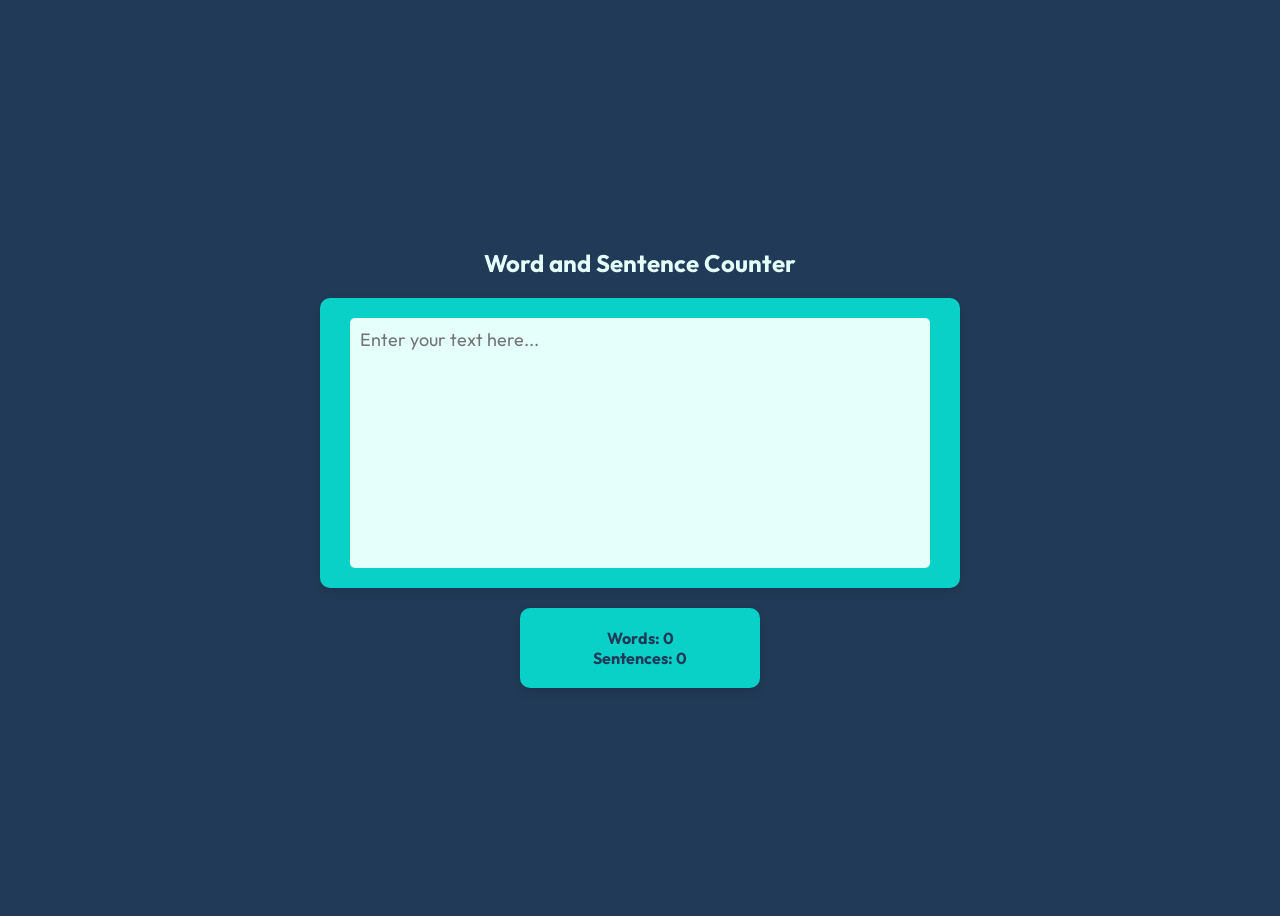
<file: Laboratory Activities/Laboratory Activity 3 - 18-November-2024/index.html>
<!DOCTYPE html>
<html lang="en">
<head>
    <meta charset="UTF-8">
    <meta name="viewport" content="width=device-width, initial-scale=1.0">
    <link rel="stylesheet" href="style.css">
    <title>Word and Sentence Counter</title>
</head>
<body>
    <h2>Word and Sentence Counter</h2>

    <div class="container1">
        <textarea id="textInput" placeholder="Enter your text here..."></textarea>
    </div>
    
    <div class="container2">
        <div id="wordcount">Words: 0</div>
        <div id="sentenceCount">Sentences: 0</div>
    </div>

    <script src="script.js"></script>
</body>
</html>
</file>
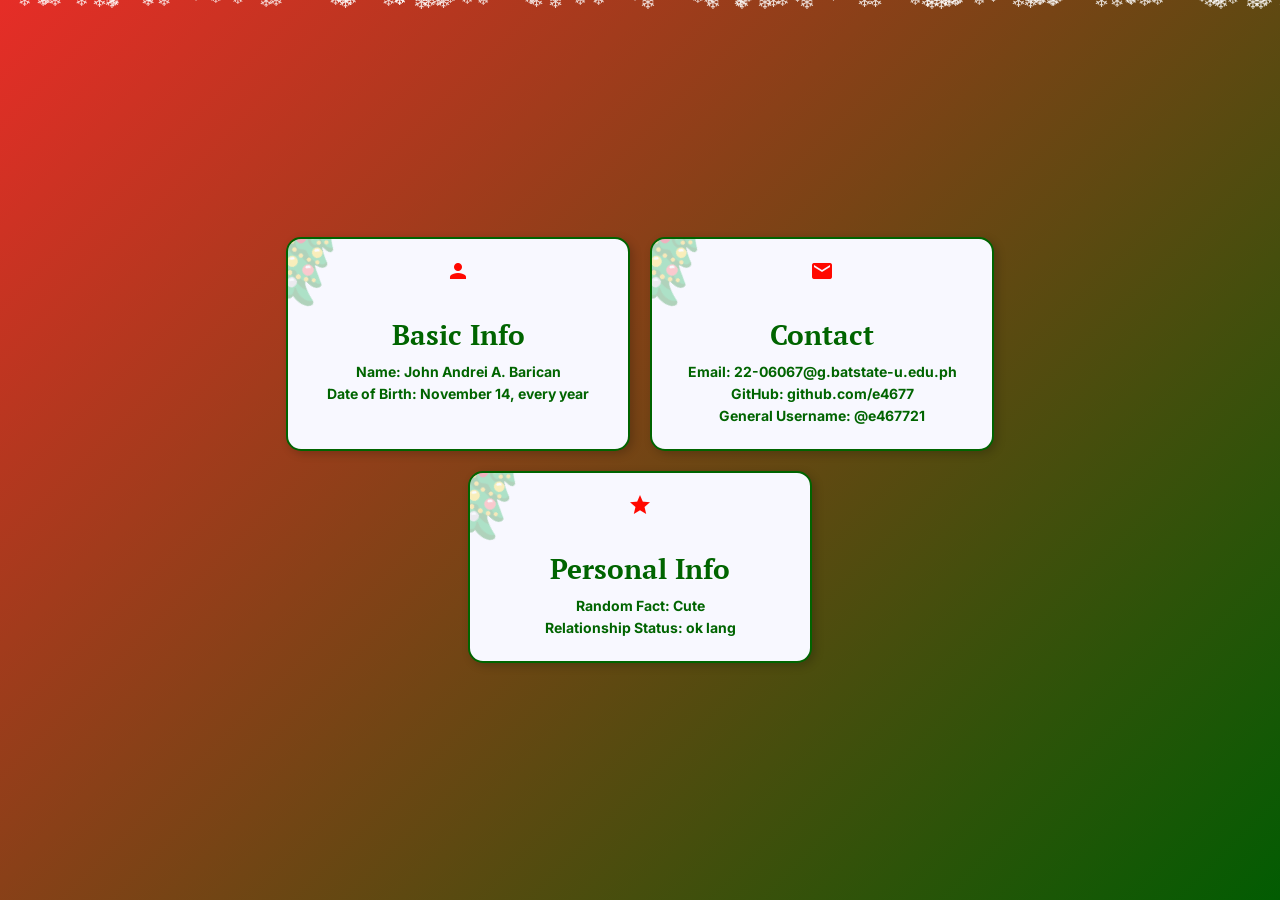
<file: Laboratory Activities/Laboratory Activity 4 - 28-November-2024/index.html>
<!DOCTYPE html>
<html>
<head>
    <link rel="stylesheet" href="styles.css">
    <link rel="stylesheet" href="https://fonts.googleapis.com/icon?family=Material+Icons">
    <link rel="stylesheet" href="https://fonts.googleapis.com/css2?family=Material+Symbols+Outlined:opsz,wght,FILL,GRAD@20..48,100..700,0..1,-50..200" />
    <title>About Me</title>
</head>
<body>
    <div class="flex-container">
        <div class="flex-child">
            <span class="material-icons">person</span>
            <h2>Basic Info</h2>
            <p>Name: John Andrei A. Barican</p>
            <p>Date of Birth: November 14, every year</p>
        </div>
        <div class="flex-child">
            <span class="material-icons">email</span>
            <h2>Contact</h2>
            <p>Email: 22-06067@g.batstate-u.edu.ph</p>
            <p>GitHub: github.com/e4677</p>
            <p>General Username: @e467721</p>
        </div>
        <div class="flex-child">
            <span class="material-icons">star</span>
            <h2>Personal Info</h2>
            <p>Random Fact: Cute</p>
            <p>Relationship Status: ok lang</p>
        </div>
    </div>
    <script src="script.js" defer></script>
</body>
</html>
</file>
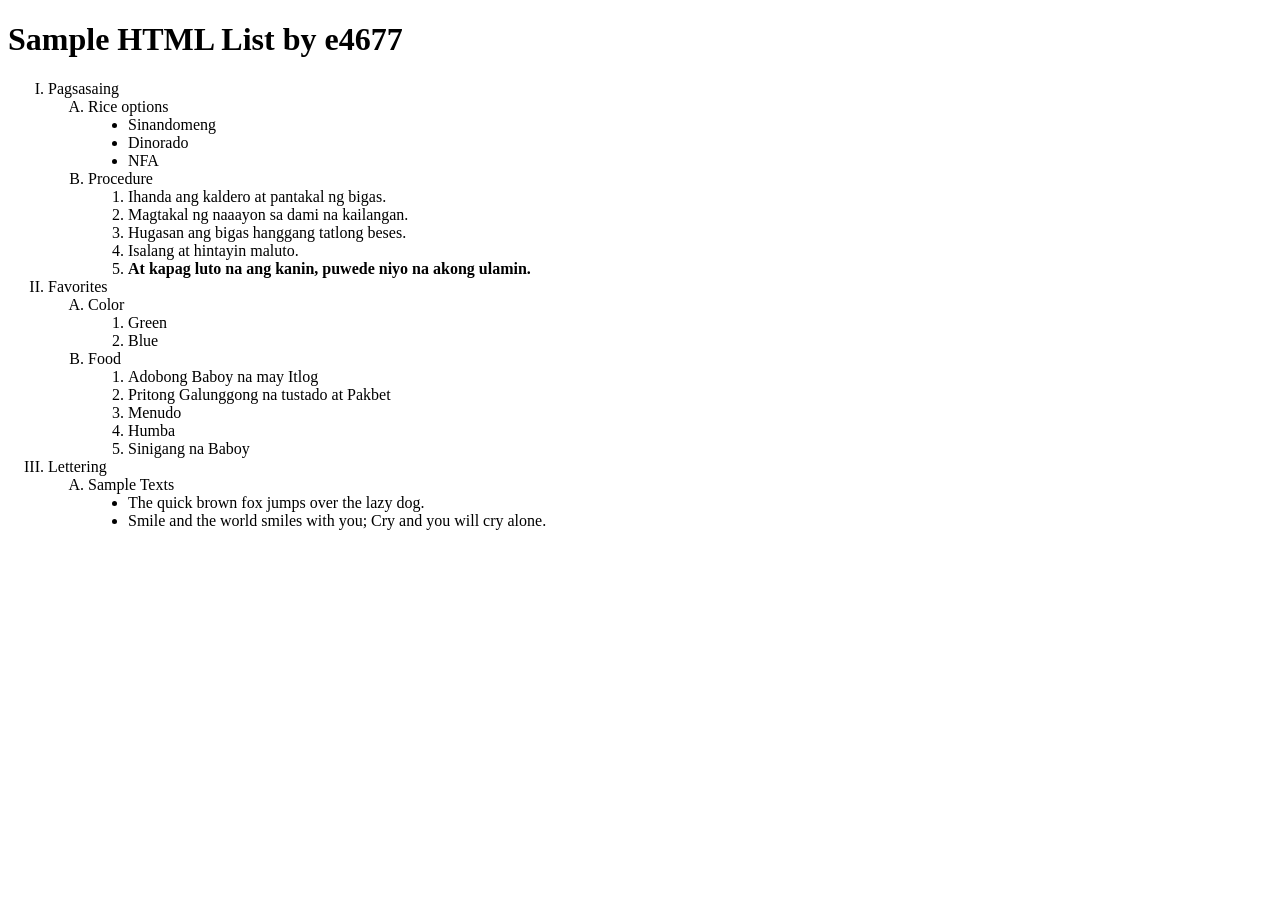
<file: Exercise Sets/Exercise Set 1/htmllist.html>
<!DOCTYPE html>
<html lang="en">
<head>
    <meta charset="UTF-8">
    <meta name="viewport" content="width=device-width, initial-scale=1.0">
    <title>HTML List</title>
</head>
<body>
    <h1>Sample HTML List by e4677</h1>
    <ol type="I">
        <li>Pagsasaing</li>
        <ol type = "A">
            <li>Rice options</li>
            <ul type = "disc">
                <li>Sinandomeng</li>
                <li>Dinorado</li>
                <li>NFA</li>
            </ul>
            <li>Procedure</li>
            <ol type = "1">
                <li>Ihanda ang kaldero at pantakal ng bigas.</li>
                <li>Magtakal ng naaayon sa dami na kailangan.</li>
                <li>Hugasan ang bigas hanggang tatlong beses.</li>
                <li>Isalang at hintayin maluto.</li>
                <li><b>At kapag luto na ang kanin, puwede niyo na akong ulamin.</b></li>
            </ol>
            
        </ol>

        <li>Favorites</li>
        <ol type = "A">
            <li>Color</li>
            <ol type = "1">
                <li>Green</li>
                <li>Blue</li>
            </ol>
            <li>Food</li>
            <ol type = "1">
                <li>Adobong Baboy na may Itlog</li>
                <li>Pritong Galunggong na tustado at Pakbet</li>
                <lI>Menudo</lI>
                <li>Humba</li>
                <li>Sinigang na Baboy</li>
            </ol>
        </ol>

        <li>Lettering</li>
        <ol type = "A">
            <li>Sample Texts</li>
            <ul type = "disc">
                <li>The quick brown fox jumps over the lazy dog.</li>
                <li>Smile and the world smiles with you; Cry and you will cry alone.</li>
            </ul>
        </ol>

    </ol>

</body>
</html>
</file>
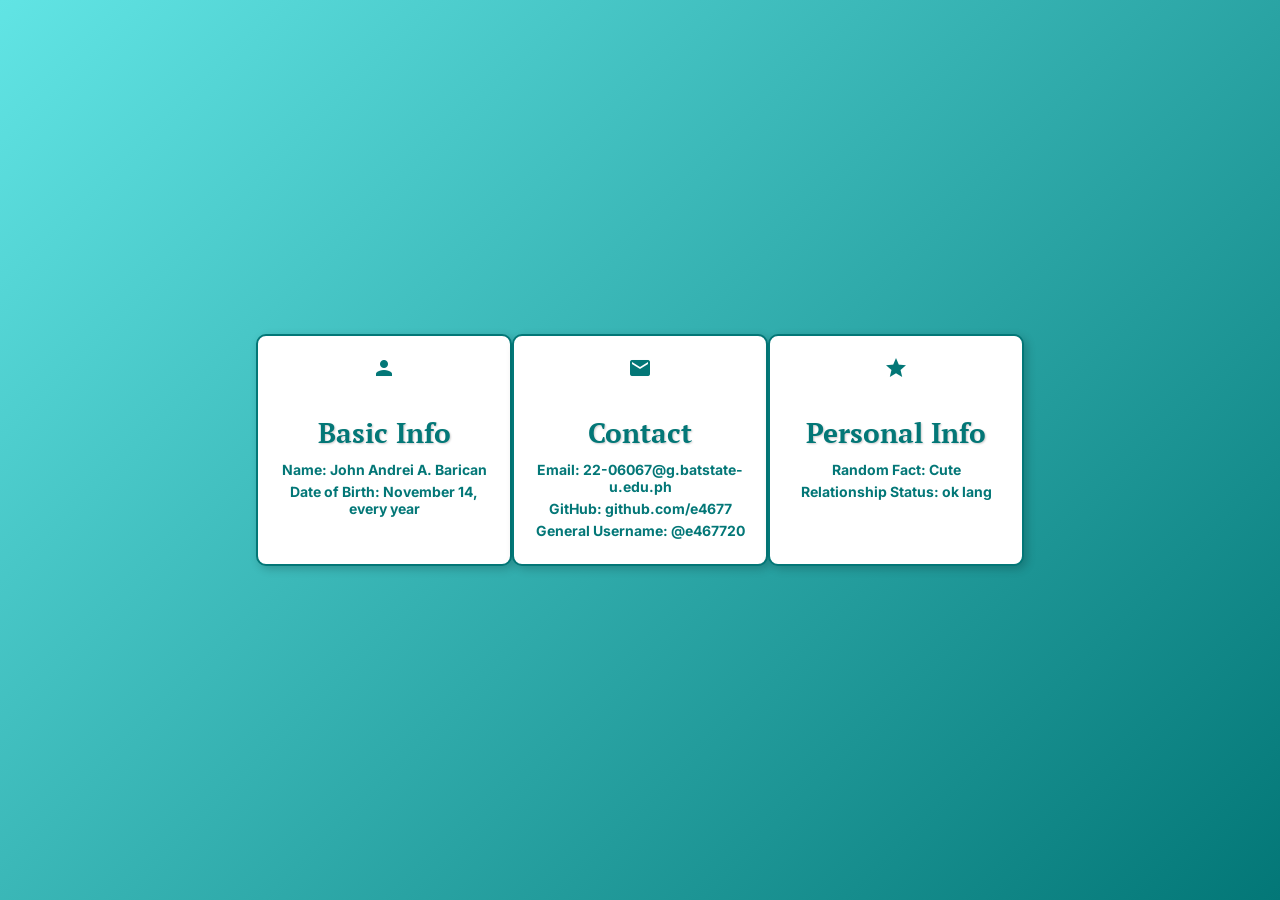
<file: Exercise Sets/Exercise Set 2/about.html>
<!DOCTYPE html>
<html>
<head>
    <link rel="stylesheet" href="style.css">
    <link rel="stylesheet" href="https://fonts.googleapis.com/icon?family=Material+Icons">
    <link rel="stylesheet" href="https://fonts.googleapis.com/css2?family=Material+Symbols+Outlined:opsz,wght,FILL,GRAD@20..48,100..700,0..1,-50..200" />
    <title>About Me</title>
</head>
<body>
    <div class="flex-container">
        <div class="flex-child">
            <span class="material-icons">person</span>
            <h2>Basic Info</h2>
            <p>Name: John Andrei A. Barican</p>
            <p>Date of Birth: November 14, every year</p>
        </div>
        <div class="flex-child">
            <span class="material-icons">email</span>
            <h2>Contact</h2>
            <p>Email: 22-06067@g.batstate-u.edu.ph</p>
            <p>GitHub: github.com/e4677</p>
            <p>General Username: @e467720</p>
        </div>
        <div class="flex-child">
            <span class="material-icons">star</span>
            <h2>Personal Info</h2>
            <p>Random Fact: Cute</p>
            <p>Relationship Status: ok lang</p>
        </div>
    </div>
</body>
</html>
</file>
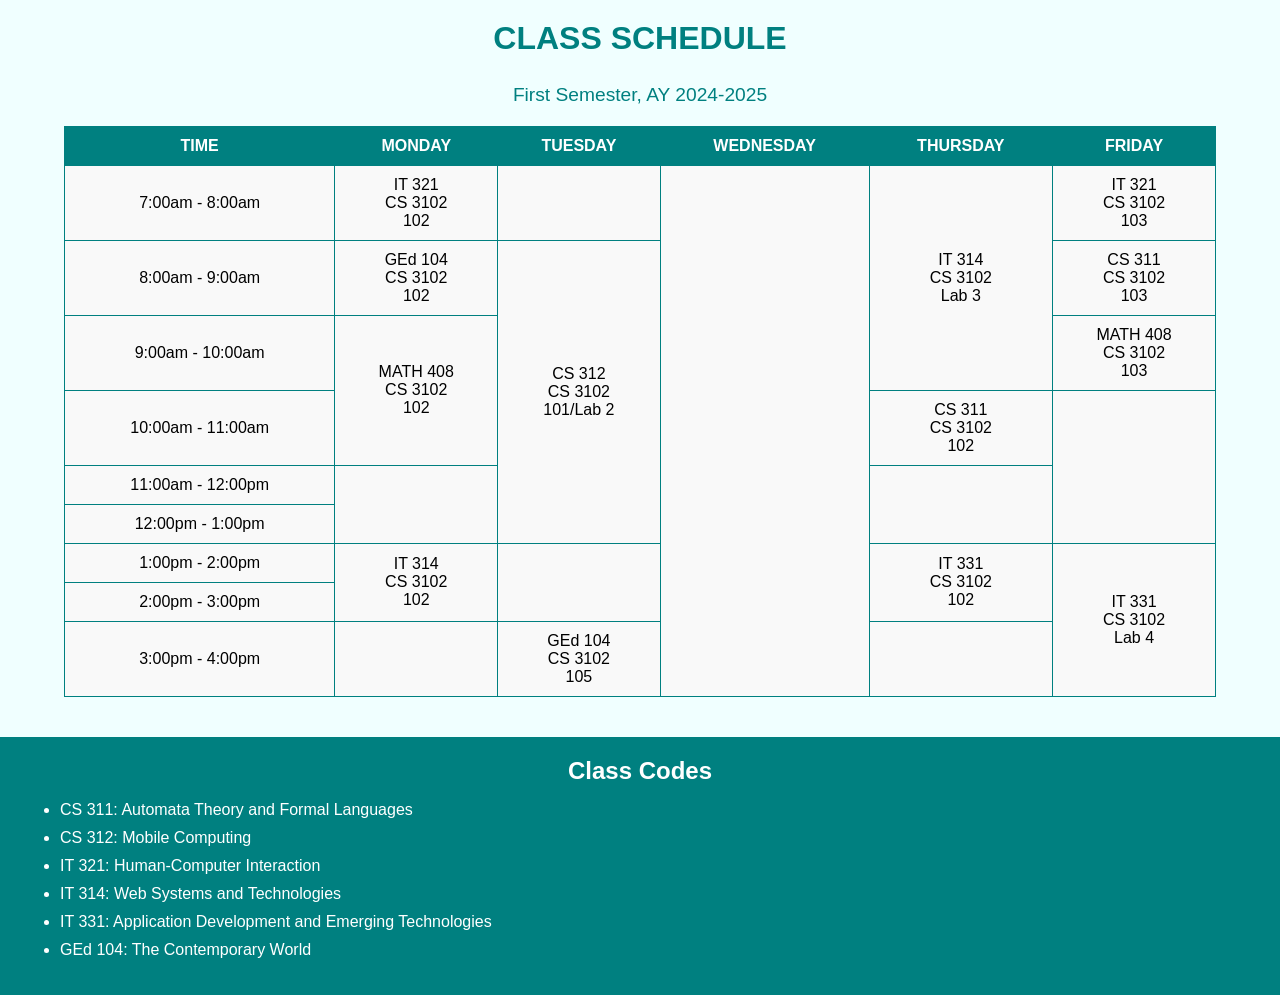
<file: Laboratory Activities/Laboratory Activity 1 - 5-September-2024/html-tables.html>
<!DOCTYPE html>
<html lang="en">
<head>
    <meta charset="UTF-8">
    <meta name="viewport" content="width=device-width, initial-scale=1.0">
    <title>Class Schedule</title>
    <style>
        body {
            font-family: Arial, sans-serif;
            margin: 0;
            padding: 0;
            background-color: #F0FFFF;
        }

        h1 {
            text-align: center;
            font-size: 2rem;
            color: #008080;
            margin-top: 20px;
        }

        .subtitle {
            text-align: center;
            color: #008080;
            font-size: 1.2rem;
        }

        table {
            width: 90%;
            margin: 20px auto;
            border-collapse: collapse;
            background-color: #fff;
        }

        table, th, td {
            border: 1px solid #008080;
        }

        th, td {
            padding: 10px;
            text-align: center;
        }

        th {
            background-color: #008080;
            color: #fff;
        }

        td {
            background-color: #f9f9f9;
        }


        .footer {
            background-color: #008080;
            color: #fff;
            text-align: center;
            padding: 20px;
            margin-top: 40px;
        }

        .footer h3 {
            margin: 0;
            font-size: 1.5rem;
        }

        .footer ul {
            list-style-type: disc;
            padding-left: 40px;
            text-align: left;
        }

        .footer ul li {
            margin-bottom: 10px;
        }

    </style>
</head>

<body>
    <section>
        <h1>CLASS SCHEDULE</h1>
        <p class="subtitle">First Semester, AY 2024-2025</p>
        <table>
            <!--1st row-->
            <tr>
                <th>TIME</th>
                <th>MONDAY</th>
                <th>TUESDAY</th>
                <th>WEDNESDAY</th>
                <th>THURSDAY</th>
                <th>FRIDAY</th>
            </tr>

            <!--2nd row-->
            <tr>
                <td>7:00am - 8:00am</td>
                <td>IT 321<br>CS 3102<br>102</td>
                <td>&nbsp;</td>
                <td rowspan="10">&nbsp;</td>
                <td rowspan="3">IT 314<br>CS 3102<br>Lab 3</td>
                <td>IT 321<br>CS 3102<br>103</td>
            </tr>

            <!--3rd row-->
            <tr>
                <td>8:00am - 9:00am</td>
                <td>GEd 104<br>CS 3102<br>102</td>
                <td rowspan="5">CS 312<br>CS 3102<br>101/Lab 2</td>
                <td>CS 311<br>CS 3102<br>103</td>
            </tr>

            <!--4th row-->
            <tr>
                <td>9:00am - 10:00am</td>
                <td rowspan="2">MATH 408<br>CS 3102<br>102</td>
                <td>MATH 408<br>CS 3102<br>103</td>
            </tr>

            <!--5th row-->
            <tr>
                <td>10:00am - 11:00am</td>
                <td>CS 311<br>CS 3102<br>102</td>
                <td rowspan="3">&nbsp;</td>
            </tr>

            <!--6th row-->
            <tr>
                <td>11:00am - 12:00pm</td>
                <td rowspan="2">&nbsp;</td>
                <td rowspan="2">&nbsp;</td>
            </tr>

            <!--7th row-->
            <tr>
                <td>12:00pm - 1:00pm</td>
            </tr>
            
            <!--8th row-->
            <tr>
                <td>1:00pm - 2:00pm</td>
                <td rowspan="2">IT 314<br>CS 3102<br>102</td>
                <td rowspan="2">&nbsp;</td>
                <td rowspan="2">IT 331<br>CS 3102<br>102</td>
                <td rowspan="3">IT 331<br>CS 3102<br>Lab 4</td>
            </tr>

            <!--9th row-->
            <tr>
                <td>2:00pm - 3:00pm</td>
            </tr>

            <!--10th row-->
            <tr>
                <td>3:00pm - 4:00pm</td>
                <td>&nbsp;</td>
                <td>GEd 104<br>CS 3102<br>105</td>
                <td>&nbsp;</td>
            </tr>
        </table>
    </section>

    <section class="footer">
        <h3>Class Codes</h3>
        <ul>
            <li>CS 311: Automata Theory and Formal Languages</li>
            <li>CS 312: Mobile Computing</li>
            <li>IT 321: Human-Computer Interaction</li>
            <li>IT 314: Web Systems and Technologies</li>
            <li>IT 331: Application Development and Emerging Technologies</li>
            <li>GEd 104: The Contemporary World</li>
        </ul>
    </section>
</body>
</html>
</file>
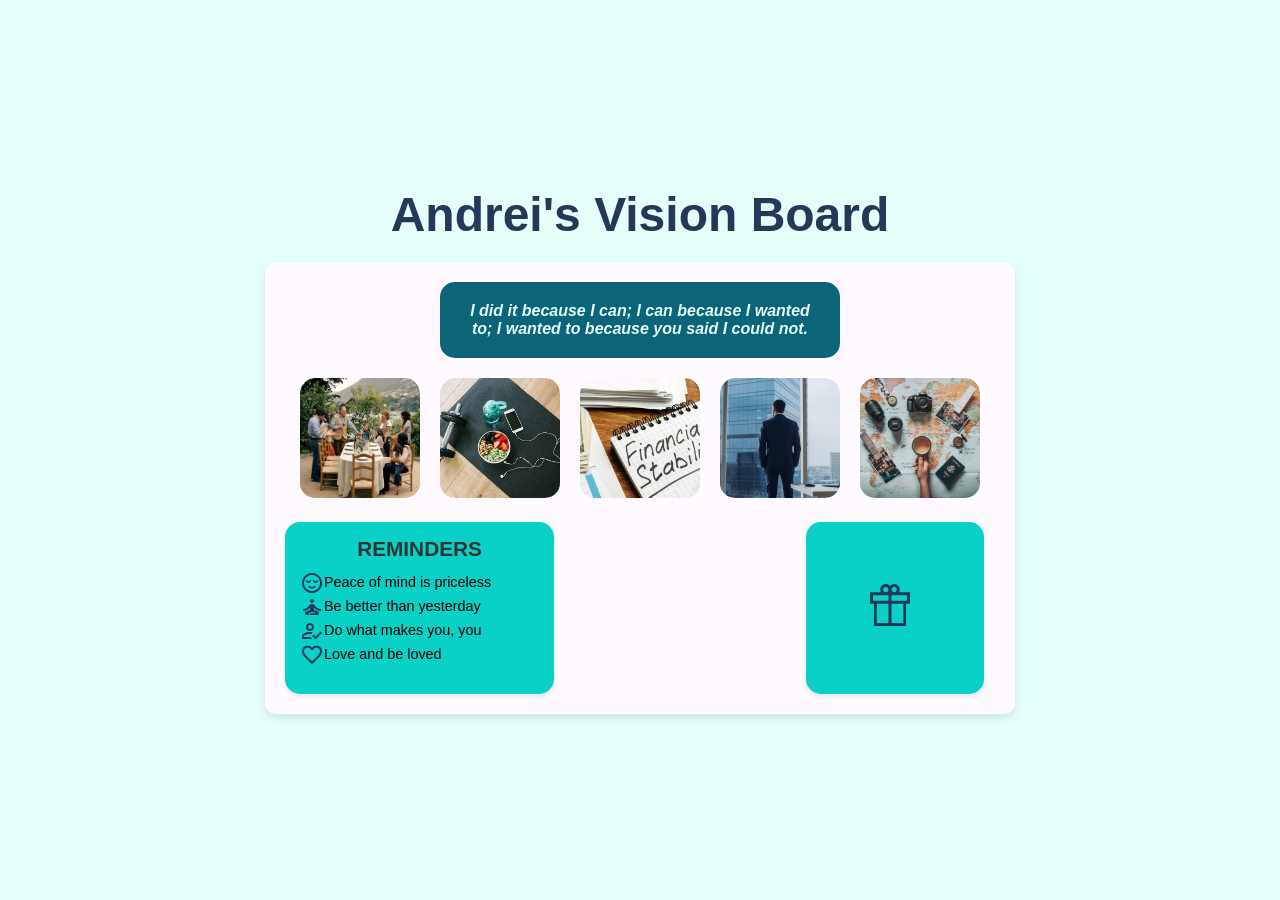
<file: Laboratory Activities/Laboratory Activity 2 - 3-October-2024/visionboard.html>
<!DOCTYPE html>
<html lang="en">
<head>
    <meta charset="UTF-8">
    <meta name="viewport" content="width=device-width, initial-scale=1.0">
    <link rel="stylesheet" href="style.css">
    <link rel="stylesheet" href="https://fonts.googleapis.com/css2?family=Material+Symbols+Outlined:opsz,wght,FILL,GRAD@20..48,100..700,0..1,-50..200" />
    <title>Vision Board</title>
</head>
<body>
    <header class="header">
        <h1>Andrei's Vision Board</h1>
    </header>

    <div class="container">
        <div class="main-content">
            <div class="motto">
                <p>I did it because I can; I can because I wanted to; I wanted to because you said I could not.</p>
            </div>

            <div class="image-grid">
                <div class="grid-item-wrapper">
                    <img src="images/family.jpg" alt="Family" class="grid-item">
                    <div class="overlay">
                        <div class="overlay-text">Family</div>
                    </div>
                </div>
                <div class="grid-item-wrapper">
                    <img src="images/lifestyle.jpg" alt="Lifestyle" class="grid-item">
                    <div class="overlay">
                        <div class="overlay-text">Balanced<br>Lifestyle</div>
                    </div>
                </div>
                <div class="grid-item-wrapper">
                    <img src="images/financial.jpg" alt="Financial Stability" class="grid-item">
                    <div class="overlay">
                        <div class="overlay-text">Financial<br>Stability</div>
                    </div>
                </div>
                <div class="grid-item-wrapper">
                    <img src="images/career.jpg" alt="Career Growth" class="grid-item">
                    <div class="overlay">
                        <div class="overlay-text">Career<br>Growth</div>
                    </div>
                </div>
                <div class="grid-item-wrapper">
                    <img src="images/travel.jpg" alt="Travel" class="grid-item">
                    <div class="overlay">
                        <div class="overlay-text">Travel</div>
                    </div>
                </div>
            </div>
            
            <div class="rem-gif-wrapper">
                <div class="reminders">
                    <h3>REMINDERS</h3>
                    <ul>
                        <li><span class="material-symbols-outlined">sentiment_calm</span>Peace of mind is priceless</li>
                        <li><span class="material-symbols-outlined">self_improvement</span>Be better than yesterday</li>
                        <li><span class="material-symbols-outlined">how_to_reg</span>Do what makes you, you</li>
                        <li><span class="material-symbols-outlined">favorite</span>Love and be loved</li>
                    </ul>

                </div>

                <div class="giphy">
                    <div class="giphy-container">
                        <iframe src="https://giphy.com/embed/BpGWitbFZflfSUYuZ9" frameBorder="0" class="giphy-embed" allowFullScreen></iframe>
                    </div>
                </div>

                <div class="additional-box">
                    <a href="https://www.youtube.com/watch?v=dQw4w9WgXcQ" target="_blank" class="clickable-box">
                        <span class="material-symbols-outlined">
                            featured_seasonal_and_gifts
                        </span>
                    </a>
                </div>
            </div>
        </div>
    </div>
</body>
</html>
</file>
<file: Laboratory Activities/Laboratory Activity 3 - 18-November-2024/style.css>
@import url('https://fonts.googleapis.com/css2?family=Lexend+Exa&family=Outfit&display=swap');

:root {
    --clr-dark: #213a57;
    --clr-light: #e5fffb;
    --clr-main: #0ad1c8;
    --clr-darkcustomgreen: #0b6477;
}


body {
    font-family: "Outfit", sans-serif;
    background-color: var(--clr-dark);
    display: flex;
    justify-content: center;
    align-items: center;
    min-height: 100vh;
    flex-direction: column;
}

textarea {
    font-family: "Outfit", sans-serif;
    background-color: var(--clr-light);
    color: var(--clr-dark);
    font-size: large;
    height: 250px;
    width: calc(100% - 20px); 
    border: none;
    border-radius: 5px;
    display: block;
    margin: 0 auto;
    padding: 10px; 
    box-sizing: border-box;
    resize: none; 
}


h2 {
    text-align: center;
    color: var(--clr-light);
}

#wordcount{
    text-align: center;
    color: var(--clr-dark);
    font-weight: bold;
}

#sentenceCount{
    text-align: center;
    color: var(--clr-dark);
    font-weight: bold;
}

.container1 {
    width: 100%;
    max-width: 600px;
    background-color: var(--clr-main);
    padding: 20px;
    border-radius: 10px;
    box-shadow: 0 4px 10px rgba(13, 12, 14, 0.1);
    margin-bottom: 20px;
}

.container2 {
    width: 100%;
    max-width: 200px;
    background-color: var(--clr-main);
    padding: 20px;
    border-radius: 10px;
    box-shadow: 0 4px 10px rgba(13, 12, 14, 0.1);
}
</file>
<file: Laboratory Activities/Laboratory Activity 4 - 28-November-2024/styles.css>
@import url('https://fonts.googleapis.com/css2?family=Inter:ital,opsz,wght@0,14..32,100..900;1,14..32,100..900&display=swap');
@import url('https://fonts.googleapis.com/css2?family=PT+Serif:ital,wght@0,400;0,700;1,400;1,700&display=swap');

:root {
  --clr-dark: #006400; 
  --clr-light: #F8F8FF; 
  --clr-accent: #ff0800; 
  --clr-secondary: #FFD700; 
}

html {
  font-size: 14px;
}

body {
    display: flex;
    justify-content: center;
    align-items: center;
    height: 100vh;
    margin: 0;
    font-family: 'Inter', Arial, sans-serif;
    background: linear-gradient(135deg, #e62d27 0%, #025c02 100%);
    color: var(--clr-light);
    background-attachment: fixed;
    position: relative;
    overflow: hidden; 
}

.snowflake {
    position: absolute;
    top: -10px;
    color: #fff;
    font-size: 1.5rem;
    pointer-events: none;
    user-select: none;
    opacity: 0.8;
    animation: fall linear infinite;
}

@keyframes fall {
    0% {
        transform: translateY(-10px) rotate(0deg);
    }
    100% {
        transform: translateY(100vh) rotate(360deg);
    }
}

.snowflake:nth-child(odd) {
    animation-duration: 8s;
    animation-delay: -3s;
}

.snowflake:nth-child(even) {
    animation-duration: 10s;
    animation-delay: -5s;
}

.flex-container {
    display: flex;
    flex-wrap: wrap;
    width: 80%;
    justify-content: center;
    padding: 20px;
    gap: 20px;
}

.flex-child {
    width: 300px;
    padding: 20px;
    text-align: center;
    background-color: var(--clr-light);
    border: 2px solid var(--clr-dark);
    border-radius: 15px;
    box-shadow: 3px 3px 10px rgba(0, 0, 0, 0.2);
    transition: transform 0.3s ease, box-shadow 0.3s ease, border 0.3s ease;
    position: relative;
    overflow: hidden;
}

.flex-child::before {
    content: '🎄';
    position: absolute;
    top: -50px;
    left: -50px;
    font-size: 100px;
    color: rgba(255, 255, 255, 0.3);
    transform: rotate(45deg);
}

.flex-child:hover {
    transform: translateY(-10px);
    box-shadow: 5px 5px 15px rgba(0, 0, 0, 0.3);
    border-color: var(--clr-accent);
    background: linear-gradient(135deg, #FFD700, var(--clr-light));
}

.material-icons {
    font-size: 40px;
    color: var(--clr-accent);
    display: block;
    margin-bottom: 10px;
    transition: transform 0.3s ease, color 0.3s ease;
}

.flex-child:hover .material-icons {
    transform: scale(1.2);
    color: var(--clr-secondary);
}

h2 {
    font-family: 'PT Serif', Times, serif;
    font-size: 2rem;
    margin-bottom: 10px;
    color: var(--clr-dark);
    text-shadow: 1px 1px 2px rgba(255, 255, 255, 0.7);
}

p {
    font-size: 14px;
    margin: 5px 0;
    font-weight: bold;
    color: var(--clr-dark);
}

.flex-child:hover::after {
    content: '✨✨';
    position: absolute;
    bottom: -30px;
    right: -30px;
    font-size: 60px;
    color: rgba(255, 255, 255, 0.6);
    animation: sparkle 1.5s infinite ease-in-out;
}

@keyframes sparkle {
    0%, 100% {
        transform: scale(0.8) rotate(0deg);
    }
    50% {
        transform: scale(1.2) rotate(10deg);
    }
}

@media (max-width: 768px) {
    .flex-container {
        flex-direction: column;
        align-items: center;
    }

    .flex-child {
        width: 90%;
    }
}

@media (max-width: 480px) {
    html {
        font-size: 12px;
    }

    h2 {
        font-size: 1.5rem;
    }

    .material-icons {
        font-size: 30px;
    }

    p {
        font-size: 12px;
    }
}
</file>
<file: Exercise Sets/Exercise Set 2/style.css>
@import url('https://fonts.googleapis.com/css2?family=Inter:ital,opsz,wght@0,14..32,100..900;1,14..32,100..900&display=swap');
@import url('https://fonts.googleapis.com/css2?family=PT+Serif:ital,wght@0,400;0,700;1,400;1,700&display=swap');

:root {
  --clr-dark: #037777;
  --clr-light: #F0FFFF;
  --clr-accent: #61e4e4;
}

html {
  font-size: 14px;
}

body {
    display: flex;
    justify-content: center;
    align-items: center;
    height: 100vh;
    margin: 0;
    font-family: 'Inter', Arial, sans-serif;
    background: linear-gradient(135deg, #61e4e4 0%, #037777 100%);
    color: var(--clr-dark);
  }

.flex-container {
    display: flex;
    width: 60%;
    justify-content: space-around;
    padding: 20px;
}

.flex-child {
    width: 300px;
    padding: 20px;
    text-align: center;
    background-color: #fff;
    border: 2px solid var(--clr-dark);
    border-radius: 10px;
    box-shadow: 3px 3px 10px rgba(0, 0, 0, 0.2);
    transition: transform 0.3s ease, box-shadow 0.3s ease, border 0.3s ease;
}

.flex-child:hover {
    transform: translateY(-10px);
    box-shadow: 5px 5px 15px rgba(0, 0, 0, 0.3);
    border-color: var(--clr-accent);
}

.material-icons {
    font-size: 40px;
    color: var(--clr-dark);
    display: block;
    margin-bottom: 10px;
    transition: transform 0.3s ease;
}

.flex-child:hover .material-icons {
    transform: rotate(10deg);
}

h2 {
    font-family: 'PT Serif', Times, serif;
    font-size: 2rem;
    margin-bottom: 10px;
    color: var(--clr-dark);
    text-shadow: 1px 1px 2px rgba(0, 0, 0, 0.2);
}

p {
    font-size: 14px;
    margin: 5px 0;
    font-weight: bold;
}

.flex-child:hover {
    border: 2px solid var(--clr-accent);
}
</file>
<file: Laboratory Activities/Laboratory Activity 2 - 3-October-2024/style.css>
:root {
    --clr-dark: #213a57;
    --clr-light: #e5fffb;
    --clr-main: #0ad1c8;
    --clr-darkcustomgreen: #0b6477;
}

* {
    margin: 0;
    padding: 0;
    box-sizing: border-box;
}

body {
    font-family: 'Inter', 'Arial', sans-serif;
    background-color: var(--clr-light);
    display: flex;
    justify-content: center;
    align-items: center;
    min-height: 100vh;
    flex-direction: column;
}

.header {
    text-align: center;
    margin-bottom: 20px;
    width: 100%;
}

.header h1 {
    font-size: 3rem;
    color: var(--clr-dark);
    font-weight: bold;
}

.container {
    width: 100%;
    max-width: 750px;
    background-color: #fffaff;
    padding: 20px;
    border-radius: 10px;
    box-shadow: 0 4px 10px rgba(0, 0, 0, 0.1);
}

.main-content {
    display: flex;
    flex-direction: column;
    align-items: center;
}

.motto {
    background-color: var(--clr-darkcustomgreen);
    border-radius: 15px;
    padding: 20px;
    text-align: center;
    margin-bottom: 20px;
    max-width: 400px;
}

.motto p {
    font-size: 16px;
    font-style: italic;
    font-weight: bold;
    color: var(--clr-light);
}

.image-grid {
    display: flex;
    flex-wrap: wrap;
    justify-content: space-around;
    gap: 20px;
    margin-bottom: 20px;
}

.grid-item-wrapper {
    position: relative; 
    border-radius: 15px; 
    overflow: hidden;
}

.grid-item {
    width: 120px; 
    height: 120px; 
    border-radius: 15px; 
    object-fit: cover;
    transition: transform 0.3s ease; 
}

.overlay {
    position: absolute;
    top: 0;
    bottom: 0;
    left: 0;
    right: 0;
    opacity: 0; 
    transition: 0.5s ease; 
    background-color: rgba(51, 68, 67, 0.7); 
    display: flex; 
    justify-content: center; 
    align-items: center; 
}

.grid-item-wrapper:hover .overlay {
    opacity: 1; 
}

.overlay-text {
    color: white; 
    font-size: 1rem; 
    font-weight: bold; 
}

.rem-gif-wrapper {
    display: flex;
    justify-content: space-between;
    align-items: stretch;
    gap: 20px;
    width: 100%;
    max-width: 1200px;
}

.reminders {
    background-color: var(--clr-main);
    border-radius: 15px;
    padding: 15px;
    width: 40%;
    box-shadow: 0 2px 5px rgba(0, 0, 0, 0.1);
    text-align: center;
}

.reminders h3 {
    font-size: 1.3rem;
    margin-bottom: 10px;
    color: #343434;
}

.reminders ul {
    list-style-type: none;
    padding-left: 0;
}

.reminders li {
    display: flex;
    align-items: center;
    font-size: 0.9rem;
    color: var(--clr-darkpinks);
    line-height: 1.5;
}

.giphy {
    width: 30%;
}

.giphy-container {
    width: 100%;
    height: 0;
    padding-bottom: 83%;
    position: relative;
}

.giphy-container iframe {
    position: absolute;
    width: 100%;
    height: 102%;
    border-radius: 15px;
}

.additional-box {
    width: 30%;
    display: flex;
    justify-content: center;
    align-items: center;
}

.clickable-box {
    display: inline-block;
    padding: 60px;
    background-color: var(--clr-main);
    color: white;
    border-radius: 15px;
    text-decoration: none;
    font-weight: bold;
    box-shadow: 0 2px 5px rgba(0, 0, 0, 0.1);
    transition: background-color 0.3s ease, transform 0.3s ease;
}

.clickable-box:hover {
    background-color: var(--clr-darkcustomgreen);
    transform: translateY(-5px);
}

.additional-box .material-symbols-outlined {
    font-size: 3rem;
    margin-right: 10px;
}

.material-symbols-outlined {
    color: var(--clr-dark); 
}

/*FOR RESPONSIVENESS*/
@media (max-width: 1200px) {
    .rem-gif-wrapper {
        flex-wrap: wrap;
    }

    .reminders, .giphy, .additional-box {
        width: 45%;
        max-width: 45%;
    }
}

@media (max-width: 768px) {
    .header h1 {
        font-size: 2.5rem;
    }

    .motto {
        max-width: 100%;
    }

    .image-grid {
        gap: 10px;
    }

    .grid-item {
        width: 100px;
        height: 100px;
    }

    .rem-gif-wrapper {
        flex-wrap: wrap;
        justify-content: center;
    }

    .reminders, .giphy, .additional-box {
        width: 100%;
        max-width: 100%;
    }
}

@media (max-width: 480px) {
    .header h1 {
        font-size: 2rem;
    }

    .grid-item {
        width: 80px;
        height: 80px;
    }

    .clickable-box {
        padding: 40px;
    }

    .reminders h3 {
        font-size: 1rem;
    }

    .reminders li {
        font-size: 0.7rem;
    }

    .additional-box .material-symbols-outlined {
        font-size: 2.5rem;
    }
}
</file>
